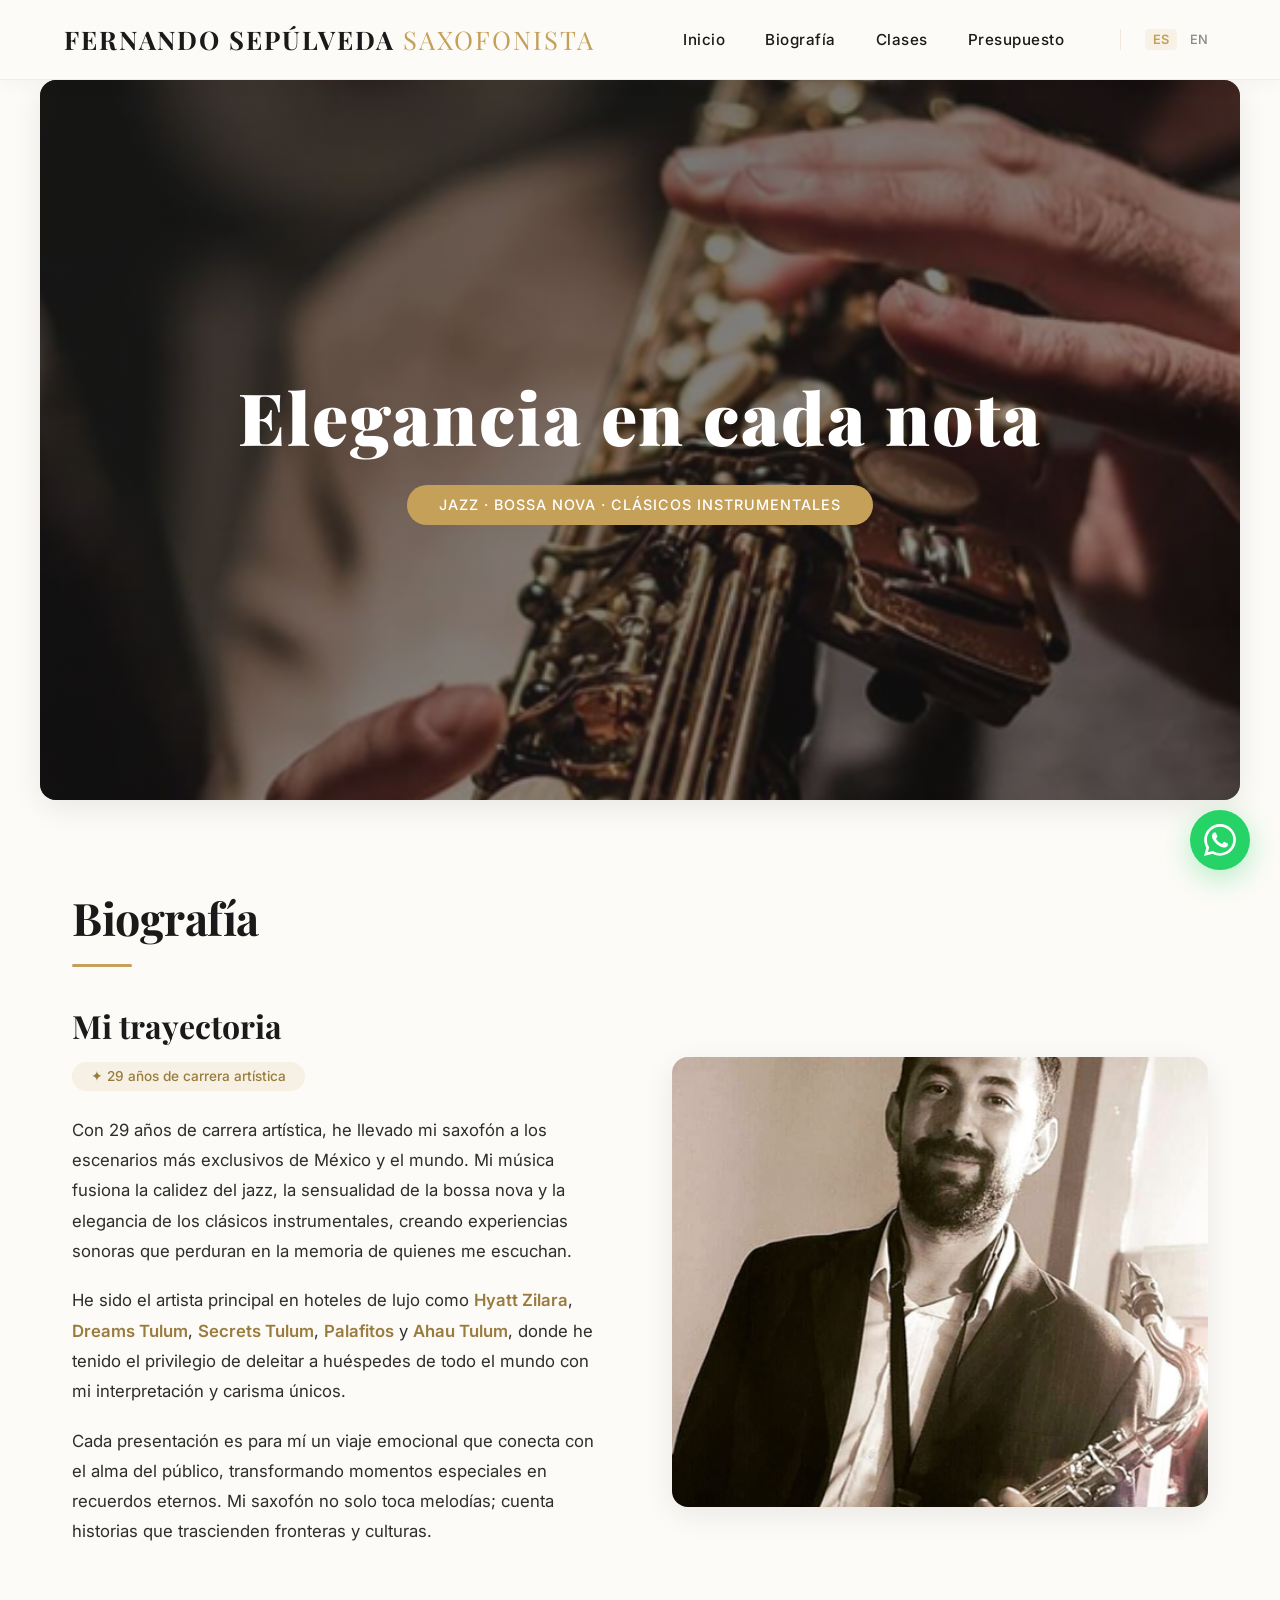
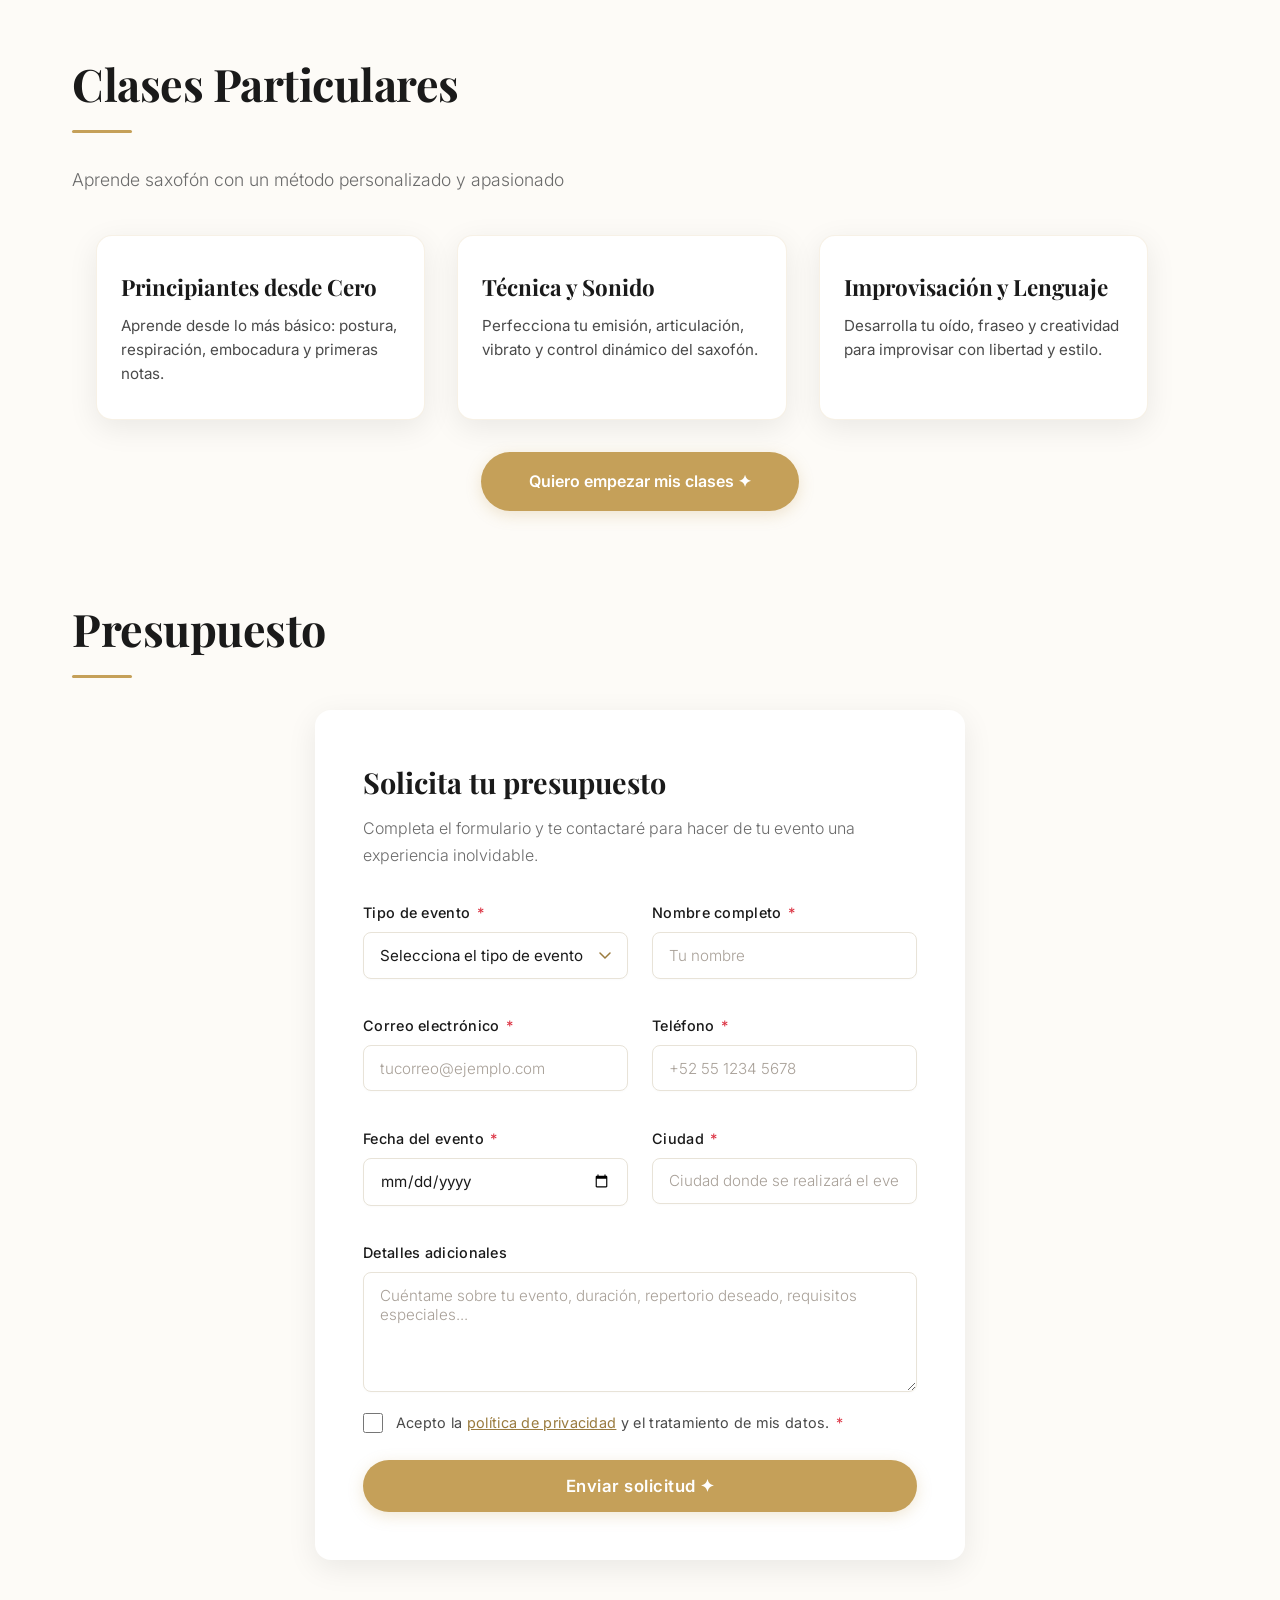
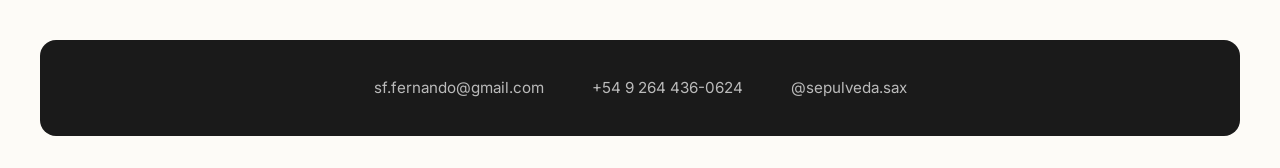
<file: index.html>
<!DOCTYPE html>
<html lang="es">
<head>
    <meta charset="UTF-8">
    <meta name="viewport" content="width=device-width, initial-scale=1.0">
    <title>Fernando Sepúlveda · Saxofonista</title>
    <link rel="stylesheet" href="styles.css">
</head>
<body>

    <!-- ===== HEADER FIJO ===== -->
    <header class="main-header">
        <div class="logo">Fernando Sepúlveda <span class="logo-sub">Saxofonista</span></div>
        <nav class="main-nav">
            <a href="#inicio">
                <span class="lang-es">Inicio</span>
                <span class="lang-en" style="display:none;">Home</span>
            </a>
            <a href="#biografia">
                <span class="lang-es">Biografía</span>
                <span class="lang-en" style="display:none;">Biography</span>
            </a>
            <a href="#clases">
                <span class="lang-es">Clases</span>
                <span class="lang-en" style="display:none;">Lessons</span>
            </a>
            <a href="#presupuesto">
                <span class="lang-es">Presupuesto</span>
                <span class="lang-en" style="display:none;">Quote</span>
            </a>
            <div class="lang-switcher">
                <button class="active" data-lang="es">ES</button>
                <button data-lang="en">EN</button>
            </div>
        </nav>
    </header>

    <!-- ===== SECCIÓN INICIO (HERO) ===== -->
    <section id="inicio" class="hero-section">
        <div class="hero-overlay">
            <h1>
                <span class="lang-es">Elegancia en cada nota</span>
                <span class="lang-en" style="display:none;">Elegance in Every Note</span>
            </h1>
            <span class="hero-badge">
                <span class="lang-es">Jazz · Bossa Nova · Clásicos Instrumentales</span>
                <span class="lang-en" style="display:none;">Jazz · Bossa Nova · Instrumental Classics</span>
            </span>
        </div>
    </section>

    <!-- ===== SECCIÓN BIOGRAFÍA ===== -->
    <section id="biografia">
        <h2 class="section-title">
            <span class="lang-es">Biografía</span>
            <span class="lang-en" style="display:none;">Biography</span>
        </h2>
        <div class="section-divider"></div>

        <div class="bio-wrapper">
            <!-- Primero el texto (bio-content) -->
            <div class="bio-content">
                <h3>
                    <span class="lang-es">Mi trayectoria</span>
                    <span class="lang-en" style="display:none;">My journey</span>
                </h3>
                <span class="bio-tag">
                    <span class="lang-es">✦ 29 años de carrera artística</span>
                    <span class="lang-en" style="display:none;">✦ 29 years of artistic career</span>
                </span>
                <p>
                    <span class="lang-es">Con 29 años de carrera artística, he llevado mi saxofón a los escenarios más exclusivos de México y el mundo. Mi música fusiona la calidez del jazz, la sensualidad de la bossa nova y la elegancia de los clásicos instrumentales, creando experiencias sonoras que perduran en la memoria de quienes me escuchan.</span>
                    <span class="lang-en" style="display:none;">With 29 years of artistic career, I have taken my saxophone to the most exclusive stages in Mexico and the world. My music blends the warmth of jazz, the sensuality of bossa nova, and the elegance of instrumental classics, creating sound experiences that linger in the memory of those who listen to me.</span>
                </p>
                <p>
                    <span class="lang-es">He sido el artista principal en hoteles de lujo como <span class="bio-highlight">Hyatt Zilara</span>, <span class="bio-highlight">Dreams Tulum</span>, <span class="bio-highlight">Secrets Tulum</span>, <span class="bio-highlight">Palafitos</span> y <span class="bio-highlight">Ahau Tulum</span>, donde he tenido el privilegio de deleitar a huéspedes de todo el mundo con mi interpretación y carisma únicos.</span>
                    <span class="lang-en" style="display:none;">I have been the main artist at luxury hotels such as <span class="bio-highlight">Hyatt Zilara</span>, <span class="bio-highlight">Dreams Tulum</span>, <span class="bio-highlight">Secrets Tulum</span>, <span class="bio-highlight">Palafitos</span> and <span class="bio-highlight">Ahau Tulum</span>, where I have had the privilege of delighting guests from all over the world with my unique interpretation and charisma.</span>
                </p>
                <p>
                    <span class="lang-es">Cada presentación es para mí un viaje emocional que conecta con el alma del público, transformando momentos especiales en recuerdos eternos. Mi saxofón no solo toca melodías; cuenta historias que trascienden fronteras y culturas.</span>
                    <span class="lang-en" style="display:none;">Each performance is for me an emotional journey that connects with the soul of the audience, transforming special moments into eternal memories. My saxophone doesn't just play melodies; it tells stories that transcend borders and cultures.</span>
                </p>
            </div>
            <!-- Después la imagen (bio-image) -->
            <div class="bio-image"></div>
        </div>
    </section>

    <!-- ===== SECCIÓN CLASES DE SAXOFÓN ===== -->
    <section id="clases">
        <h2 class="section-title">
            <span class="lang-es">Clases Particulares</span>
            <span class="lang-en" style="display:none;">Private Lessons</span>
        </h2>
        <div class="section-divider"></div>
        <p class="section-subtitle">
            <span class="lang-es">Aprende saxofón con un método personalizado y apasionado</span>
            <span class="lang-en" style="display:none;">Learn saxophone with a personalized and passionate method</span>
        </p>

        <div class="clases-grid" style="display: grid; grid-template-columns: repeat(auto-fit, minmax(240px, 1fr)); gap: 2rem; margin: 2rem 0;">
            <div style="background: var(--blanco); padding: 2rem 1.5rem; border-radius: var(--radius); border: 1px solid rgba(197, 160, 89, 0.15); box-shadow: var(--shadow); transition: var(--transition);">
                <h3 style="font-family: 'Playfair Display', serif; font-size: 1.4rem; color: var(--oscuro); margin-bottom: 0.5rem;">
                    <span class="lang-es">Principiantes desde Cero</span>
                    <span class="lang-en" style="display:none;">Beginners from Scratch</span>
                </h3>
                <p style="color: #4A4A4A; font-size: 0.95rem; line-height: 1.6;">
                    <span class="lang-es">Aprende desde lo más básico: postura, respiración, embocadura y primeras notas.</span>
                    <span class="lang-en" style="display:none;">Learn from the very basics: posture, breathing, embouchure, and first notes.</span>
                </p>
            </div>
            <div style="background: var(--blanco); padding: 2rem 1.5rem; border-radius: var(--radius); border: 1px solid rgba(197, 160, 89, 0.15); box-shadow: var(--shadow); transition: var(--transition);">
                <h3 style="font-family: 'Playfair Display', serif; font-size: 1.4rem; color: var(--oscuro); margin-bottom: 0.5rem;">
                    <span class="lang-es">Técnica y Sonido</span>
                    <span class="lang-en" style="display:none;">Technique &amp; Sound</span>
                </h3>
                <p style="color: #4A4A4A; font-size: 0.95rem; line-height: 1.6;">
                    <span class="lang-es">Perfecciona tu emisión, articulación, vibrato y control dinámico del saxofón.</span>
                    <span class="lang-en" style="display:none;">Perfect your tone, articulation, vibrato, and dynamic control on the saxophone.</span>
                </p>
            </div>
            <div style="background: var(--blanco); padding: 2rem 1.5rem; border-radius: var(--radius); border: 1px solid rgba(197, 160, 89, 0.15); box-shadow: var(--shadow); transition: var(--transition);">
                <h3 style="font-family: 'Playfair Display', serif; font-size: 1.4rem; color: var(--oscuro); margin-bottom: 0.5rem;">
                    <span class="lang-es">Improvisación y Lenguaje</span>
                    <span class="lang-en" style="display:none;">Improvisation &amp; Language</span>
                </h3>
                <p style="color: #4A4A4A; font-size: 0.95rem; line-height: 1.6;">
                    <span class="lang-es">Desarrolla tu oído, fraseo y creatividad para improvisar con libertad y estilo.</span>
                    <span class="lang-en" style="display:none;">Develop your ear, phrasing, and creativity to improvise freely and with style.</span>
                </p>
            </div>
        </div>

        <div style="text-align: center; margin: 2rem 0 1rem 0;">
            <a href="https://wa.me/5492644360624?text=Hola%20Fernando%2C%20me%20encantar%C3%ADa%20tomar%20clases%20de%20saxof%C3%B3n%20con%20vos" target="_blank" class="btn-clases" style="display: inline-block; background: var(--dorado); color: var(--blanco); padding: 1rem 3rem; border-radius: 30px; text-decoration: none; font-weight: 600; font-size: 1rem; transition: var(--transition); font-family: 'Inter', sans-serif; box-shadow: 0 4px 15px rgba(197, 160, 89, 0.25);">
                <span class="lang-es">Quiero empezar mis clases ✦</span>
                <span class="lang-en" style="display:none;">I want to start my lessons ✦</span>
            </a>
        </div>
    </section>

    <!-- ===== SECCIÓN PRESUPUESTO ===== -->
    <section id="presupuesto">
        <h2 class="section-title">
            <span class="lang-es">Presupuesto</span>
            <span class="lang-en" style="display:none;">Quote</span>
        </h2>
        <div class="section-divider"></div>

        <!-- ===== FORMULARIO DE PRESUPUESTO ===== -->
        <form class="presupuesto-form" action="https://formspree.io" method="POST">
            <h3 style="font-family: 'Playfair Display', serif; font-size: 1.8rem; color: var(--oscuro); margin-bottom: 0.5rem;">
                <span class="lang-es">Solicita tu presupuesto</span>
                <span class="lang-en" style="display:none;">Request your quote</span>
            </h3>
            <p style="color: #6B6B6B; margin-bottom: 2rem; font-weight: 300;">
                <span class="lang-es">Completa el formulario y te contactaré para hacer de tu evento una experiencia inolvidable.</span>
                <span class="lang-en" style="display:none;">Fill out the form and I'll contact you to make your event an unforgettable experience.</span>
            </p>

            <div class="form-row">
                <div class="form-group">
                    <label for="tipo-evento">
                        <span class="lang-es">Tipo de evento <span class="required">*</span></span>
                        <span class="lang-en" style="display:none;">Event type <span class="required">*</span></span>
                    </label>
                    <select id="tipo-evento" name="event_type" required>
                        <option value="">
                            <span class="lang-es">Selecciona el tipo de evento</span>
                            <span class="lang-en" style="display:none;">Select event type</span>
                        </option>
                        <option value="boda">
                            <span class="lang-es">Boda</span>
                            <span class="lang-en" style="display:none;">Wedding</span>
                        </option>
                        <option value="corporativo">
                            <span class="lang-es">Evento corporativo</span>
                            <span class="lang-en" style="display:none;">Corporate event</span>
                        </option>
                        <option value="privado">
                            <span class="lang-es">Evento privado</span>
                            <span class="lang-en" style="display:none;">Private event</span>
                        </option>
                        <option value="hotel">
                            <span class="lang-es">Hotel / Resort</span>
                            <span class="lang-en" style="display:none;">Hotel / Resort</span>
                        </option>
                        <option value="otro">
                            <span class="lang-es">Otro</span>
                            <span class="lang-en" style="display:none;">Other</span>
                        </option>
                    </select>
                </div>
                <div class="form-group">
                    <label for="nombre">
                        <span class="lang-es">Nombre completo <span class="required">*</span></span>
                        <span class="lang-en" style="display:none;">Full name <span class="required">*</span></span>
                    </label>
                    <input type="text" id="nombre" name="name" placeholder="Tu nombre" required>
                </div>
            </div>

            <div class="form-row">
                <div class="form-group">
                    <label for="email">
                        <span class="lang-es">Correo electrónico <span class="required">*</span></span>
                        <span class="lang-en" style="display:none;">Email <span class="required">*</span></span>
                    </label>
                    <input type="email" id="email" name="email" placeholder="tucorreo@ejemplo.com" required>
                </div>
                <div class="form-group">
                    <label for="telefono">
                        <span class="lang-es">Teléfono <span class="required">*</span></span>
                        <span class="lang-en" style="display:none;">Phone <span class="required">*</span></span>
                    </label>
                    <input type="tel" id="telefono" name="phone" placeholder="+52 55 1234 5678" required>
                </div>
            </div>

            <div class="form-row">
                <div class="form-group">
                    <label for="fecha">
                        <span class="lang-es">Fecha del evento <span class="required">*</span></span>
                        <span class="lang-en" style="display:none;">Event date <span class="required">*</span></span>
                    </label>
                    <input type="date" id="fecha" name="date" required>
                </div>
                <div class="form-group">
                    <label for="ciudad">
                        <span class="lang-es">Ciudad <span class="required">*</span></span>
                        <span class="lang-en" style="display:none;">City <span class="required">*</span></span>
                    </label>
                    <input type="text" id="ciudad" name="city" placeholder="Ciudad donde se realizará el evento" required>
                </div>
            </div>

            <div class="form-group">
                <label for="mensaje">
                    <span class="lang-es">Detalles adicionales</span>
                    <span class="lang-en" style="display:none;">Additional details</span>
                </label>
                <textarea id="mensaje" name="message" placeholder="Cuéntame sobre tu evento, duración, repertorio deseado, requisitos especiales..."></textarea>
            </div>

            <div class="checkbox-group">
                <input type="checkbox" id="politicas" name="politicas" required>
                <label for="politicas">
                    <span class="lang-es">Acepto la <a href="#">política de privacidad</a> y el tratamiento de mis datos. <span class="required">*</span></span>
                    <span class="lang-en" style="display:none;">I accept the <a href="#">privacy policy</a> and the processing of my data. <span class="required">*</span></span>
                </label>
            </div>

            <button type="submit" class="btn-enviar">
                <span class="lang-es">Enviar solicitud ✦</span>
                <span class="lang-en" style="display:none;">Send request ✦</span>
            </button>
        </form>
    </section>

    <!-- ===== FOOTER CENTRALIZADO Y UNIFICADO ===== -->
    <footer class="footer-grid">
        <div style="display: flex; flex-direction: row; justify-content: center; align-items: center; gap: 2rem; width: 100%; flex-wrap: wrap;">
            <a href="mailto:sf.fernando@gmail.com" class="contacto-item" style="font-size: 0.95rem; color: rgba(255,255,255,0.7); font-family: 'Inter', sans-serif; text-decoration: none; transition: all 0.3s ease; cursor: pointer;">
                sf.fernando@gmail.com
            </a>
            <a href="tel:+5492644360624" class="contacto-item" style="font-size: 0.95rem; color: rgba(255,255,255,0.7); font-family: 'Inter', sans-serif; text-decoration: none; transition: all 0.3s ease; cursor: pointer;">
                +54 9 264 436-0624
            </a>
            <a href="https://instagram.com/sepulveda.sax" target="_blank" rel="noopener noreferrer" class="contacto-item" style="font-size: 0.95rem; color: rgba(255,255,255,0.7); font-family: 'Inter', sans-serif; text-decoration: none; transition: all 0.3s ease; cursor: pointer;">
                @sepulveda.sax
            </a>
        </div>
    </footer>

    <!-- ===== BOTÓN FLOTANTE WHATSAPP ===== -->
    <a href="https://wa.me/5492644360624?text=Hola%20Fernando%2C%20me%20encantar%C3%ADa%20contratar%20tus%20servicios%20para%20un%20evento" target="_blank" class="whatsapp-float" aria-label="Contactar por WhatsApp">
        <svg viewBox="0 0 24 24">
            <path d="M17.472 14.382c-.297-.149-1.758-.867-2.03-.967-.273-.099-.471-.148-.67.15-.197.297-.767.966-.94 1.164-.173.199-.347.223-.644.075-.297-.15-1.255-.463-2.39-1.475-.883-.788-1.48-1.761-1.653-2.059-.173-.297-.018-.458.13-.606.134-.133.298-.347.446-.52.149-.174.198-.298.298-.497.099-.198.05-.371-.025-.52-.075-.149-.669-1.612-.916-2.207-.242-.579-.487-.5-.669-.51-.173-.008-.371-.01-.57-.01-.198 0-.52.074-.792.372-.272.297-1.04 1.016-1.04 2.479 0 1.462 1.065 2.875 1.213 3.074.149.198 2.096 3.2 5.077 4.487.709.306 1.262.489 1.694.625.712.227 1.36.195 1.871.118.571-.085 1.758-.719 2.006-1.413.248-.694.248-1.289.173-1.413-.074-.124-.272-.198-.57-.347m-5.421 7.403h-.004a9.87 9.87 0 01-5.031-1.378l-.361-.214-3.741.982.998-3.648-.235-.374a9.86 9.86 0 01-1.51-5.26c.001-5.45 4.436-9.884 9.888-9.884 2.64 0 5.122 1.03 6.988 2.898a9.825 9.825 0 012.893 6.994c-.003 5.45-4.437 9.884-9.885 9.884m8.413-18.297A11.815 11.815 0 0012.05 0C5.495 0 .16 5.335.157 11.892c0 2.096.547 4.142 1.588 5.945L.057 24l6.305-1.654a11.882 11.882 0 005.683 1.448h.005c6.554 0 11.89-5.335 11.893-11.893a11.821 11.821 0 00-3.48-8.413z"/>
        </svg>
    </a>

    <!-- ===== SCRIPT DE IDIOMA ===== -->
    <script>
        document.addEventListener('DOMContentLoaded', function() {
            const langButtons = document.querySelectorAll('.lang-switcher button');
            const esElements = document.querySelectorAll('.lang-es');
            const enElements = document.querySelectorAll('.lang-en');
            const selectElement = document.getElementById('tipo-evento');

            const selectTexts = {
                es: [
                    'Selecciona el tipo de evento',
                    'Boda',
                    'Evento corporativo',
                    'Evento privado',
                    'Hotel / Resort',
                    'Otro'
                ],
                en: [
                    'Select event type',
                    'Wedding',
                    'Corporate event',
                    'Private event',
                    'Hotel / Resort',
                    'Other'
                ]
            };

            function switchLanguage(lang) {
                if (lang === 'es') {
                    esElements.forEach(el => el.style.display = '');
                    enElements.forEach(el => el.style.display = 'none');
                    langButtons.forEach(btn => {
                        btn.classList.toggle('active', btn.dataset.lang === 'es');
                    });
                } else {
                    esElements.forEach(el => el.style.display = 'none');
                    enElements.forEach(el => el.style.display = '');
                    langButtons.forEach(btn => {
                        btn.classList.toggle('active', btn.dataset.lang === 'en');
                    });
                }

                if (selectElement) {
                    const options = selectElement.options;
                    const texts = lang === 'es' ? selectTexts.es : selectTexts.en;
                    for (let i = 0; i < options.length && i < texts.length; i++) {
                        options[i].textContent = texts[i];
                    }
                }
            }

            langButtons.forEach(btn => {
                btn.addEventListener('click', function(e) {
                    const lang = this.dataset.lang;
                    switchLanguage(lang);
                });
            });

            switchLanguage('es');
        });
    </script>

</body>
</html>
</file>
<file: styles.css>
/* ===== IMPORTS ===== */
@import url('https://fonts.googleapis.com/css2?family=Playfair+Display:ital,wght@0,400;0,700;0,900;1,400&family=Inter:wght@300;400;500;600;700&display=swap');

/* ===== RESET & BASE ===== */
*,
*::before,
*::after {
    margin: 0;
    padding: 0;
    box-sizing: border-box;
}

html {
    scroll-behavior: smooth;
}

body {
    font-family: 'Inter', sans-serif;
    background-color: #FDFBF7;
    color: #1A1A1A;
    line-height: 1.7;
    padding-top: 80px;
}

/* ===== VARIABLES PREMIUM ===== */
:root {
    --crema: #FDFBF7;
    --oscuro: #1A1A1A;
    --dorado: #C5A059;
    --dorado-oscuro: #9A7B3E;
    --blanco: #FFFFFF;
    --whatsapp: #25D366;
    --shadow: 0 8px 30px rgba(0, 0, 0, 0.08);
    --shadow-hover: 0 12px 40px rgba(0, 0, 0, 0.12);
    --radius: 16px;
    --transition: 0.3s cubic-bezier(0.4, 0, 0.2, 1);
}

/* ===== CORRECCIÓN QUIRÚRGICA: FRENO DE MENÚ ===== */
#inicio,
#biografia,
#clases,
#presupuesto,
.presupuesto-section,
.presupuesto-form,
section[id] {
    scroll-margin-top: 140px;
}

/* ===== HEADER FIJO ===== */
.main-header {
    position: fixed;
    top: 0;
    left: 0;
    width: 100%;
    height: 80px;
    background: rgba(253, 251, 247, 0.92);
    backdrop-filter: blur(12px);
    -webkit-backdrop-filter: blur(12px);
    display: flex;
    align-items: center;
    justify-content: space-between;
    padding: 0 4rem;
    z-index: 1000;
    border-bottom: 1px solid rgba(197, 160, 89, 0.15);
    box-shadow: 0 2px 20px rgba(0, 0, 0, 0.04);
}

.logo {
    font-family: 'Playfair Display', serif;
    font-size: 1.6rem;
    font-weight: 700;
    letter-spacing: 2px;
    color: var(--oscuro);
    text-transform: uppercase;
}

.logo .logo-sub {
    color: var(--dorado);
    font-weight: 400;
}

/* ===== NAVEGACIÓN ===== */
.main-nav {
    display: flex;
    align-items: center;
    gap: 2.5rem;
}

.main-nav a {
    color: var(--oscuro);
    text-decoration: none;
    font-weight: 500;
    font-size: 0.95rem;
    letter-spacing: 0.5px;
    transition: var(--transition);
    position: relative;
    padding: 0.3rem 0;
}

.main-nav a::after {
    content: '';
    position: absolute;
    bottom: -2px;
    left: 0;
    width: 0;
    height: 2px;
    background: var(--dorado);
    transition: var(--transition);
}

.main-nav a:hover::after,
.main-nav a.active::after {
    width: 100%;
}

.main-nav a:hover {
    color: var(--dorado-oscuro);
}

.main-nav a.active {
    color: var(--dorado-oscuro);
}

/* ===== SELECTOR DE IDIOMAS ===== */
.lang-switcher {
    display: flex;
    gap: 0.3rem;
    margin-left: 1rem;
    padding-left: 1.5rem;
    border-left: 1px solid rgba(197, 160, 89, 0.2);
}

.lang-switcher button {
    background: none;
    border: none;
    font-family: 'Inter', sans-serif;
    font-size: 0.8rem;
    font-weight: 500;
    color: var(--oscuro);
    opacity: 0.5;
    cursor: pointer;
    padding: 0.2rem 0.5rem;
    border-radius: 4px;
    transition: var(--transition);
}

.lang-switcher button:hover {
    opacity: 0.8;
}

.lang-switcher button.active {
    opacity: 1;
    color: var(--dorado);
    font-weight: 600;
    background: rgba(197, 160, 89, 0.1);
}

/* ===== SECCIONES ===== */
section {
    max-width: 1200px;
    margin: 0 auto 5rem auto;
    padding: 0 2rem;
}

/* ===== PORTADA (HERO) ===== */
.hero-section {
    position: relative;
    min-height: 80vh;
    border-radius: var(--radius);
    overflow: hidden;
    margin-bottom: 5rem;
    background: url('kabuz.png') center / cover no-repeat;
    box-shadow: var(--shadow);
}

.hero-overlay {
    position: absolute;
    inset: 0;
    background: linear-gradient(135deg, rgba(26, 26, 26, 0.7) 0%, rgba(26, 26, 26, 0.4) 100%);
    display: flex;
    flex-direction: column;
    justify-content: center;
    align-items: center;
    text-align: center;
    padding: 3rem;
}

.hero-overlay h1 {
    font-family: 'Playfair Display', serif;
    font-size: 4.5rem;
    font-weight: 900;
    color: var(--blanco);
    margin-bottom: 0.5rem;
    letter-spacing: 2px;
}

.hero-overlay .hero-subtitle {
    font-size: 1.3rem;
    font-weight: 300;
    color: rgba(255, 255, 255, 0.85);
    letter-spacing: 4px;
    text-transform: uppercase;
    margin-bottom: 1.5rem;
}

.hero-overlay .hero-badge {
    display: inline-block;
    background: var(--dorado);
    color: var(--blanco);
    padding: 0.5rem 2rem;
    border-radius: 30px;
    font-size: 0.9rem;
    font-weight: 500;
    letter-spacing: 1px;
    text-transform: uppercase;
}

/* ===== TÍTULOS DE SECCIÓN ===== */
.section-title {
    font-family: 'Playfair Display', serif;
    font-size: 2.8rem;
    font-weight: 700;
    color: var(--oscuro);
    margin-bottom: 0.5rem;
    letter-spacing: -0.5px;
}

.section-subtitle {
    font-size: 1.1rem;
    color: #6B6B6B;
    margin-bottom: 2.5rem;
    font-weight: 300;
}

.section-divider {
    width: 60px;
    height: 3px;
    background: var(--dorado);
    margin: 0.5rem 0 2rem 0;
    border-radius: 10px;
}

/* ===== BIOGRAFÍA ===== */
.bio-wrapper {
    display: flex;
    flex-direction: row;
    gap: 4rem;
    align-items: center;
}

.bio-image {
    display: block;
    min-height: 450px;
    flex: 1;
    border-radius: var(--radius);
    background: url('perfil1.png') center top / cover no-repeat;
    box-shadow: var(--shadow);
    transition: var(--transition);
    order: 2;
}

.bio-content {
    flex: 1;
    order: 1;
}

.bio-image:hover {
    transform: scale(1.01);
    box-shadow: var(--shadow-hover);
}

.bio-content h3 {
    font-family: 'Playfair Display', serif;
    font-size: 2rem;
    color: var(--oscuro);
    margin-bottom: 0.5rem;
}

.bio-content .bio-tag {
    display: inline-block;
    background: rgba(197, 160, 89, 0.12);
    color: var(--dorado-oscuro);
    padding: 0.2rem 1.2rem;
    border-radius: 20px;
    font-size: 0.85rem;
    font-weight: 500;
    margin-bottom: 1.5rem;
}

.bio-content p {
    margin-bottom: 1.2rem;
    color: #2D2D2D;
    font-size: 1.05rem;
    line-height: 1.8;
}

.bio-content .bio-highlight {
    color: var(--dorado-oscuro);
    font-weight: 600;
}

/* ===== CLASES DE SAXOFÓN ===== */
.clases-grid {
    display: grid;
    grid-template-columns: repeat(auto-fit, minmax(280px, 1fr));
    gap: 2rem;
    margin: 3rem auto;
    max-width: 1100px;
    padding: 0 1.5rem;
}

.clases-grid > div {
    background: var(--blanco);
    padding: 2.5rem 2rem;
    border-radius: var(--radius);
    border: 1px solid rgba(197, 160, 89, 0.2);
    box-shadow: var(--shadow);
    transition: var(--transition);
}

.clases-grid > div:hover {
    transform: translateY(-6px);
    box-shadow: var(--shadow-hover);
    border-color: var(--dorado);
}

.clases-grid h3 {
    font-family: 'Playfair Display', serif;
    font-size: 1.4rem;
    color: var(--oscuro);
    margin-bottom: 0.5rem;
}

.clases-grid p {
    color: #4A4A4A;
    font-size: 0.95rem;
    line-height: 1.6;
}

.btn-clases {
    display: inline-block;
    background: var(--dorado);
    color: var(--blanco);
    padding: 1rem 3rem;
    border-radius: 30px;
    text-decoration: none;
    font-weight: 600;
    font-size: 1rem;
    font-family: 'Inter', sans-serif;
    transition: var(--transition);
    box-shadow: 0 4px 15px rgba(197, 160, 89, 0.25);
    border: none;
    cursor: pointer;
}

.btn-clases:hover {
    background: var(--dorado-oscuro);
    transform: scale(1.04);
    box-shadow: 0 8px 25px rgba(197, 160, 89, 0.35);
}

/* ===== PRESUPUESTO ===== */
.presupuesto-grid {
    display: grid;
    grid-template-columns: repeat(auto-fit, minmax(260px, 1fr));
    gap: 2rem;
    margin-top: 2rem;
    margin-bottom: 3rem;
}

.tarjeta-precio {
    background: var(--blanco);
    padding: 2.5rem 2rem;
    border-radius: var(--radius);
    border: 1px solid rgba(197, 160, 89, 0.15);
    text-align: center;
    transition: var(--transition);
}

.tarjeta-precio:hover {
    transform: translateY(-8px);
    box-shadow: var(--shadow-hover);
    border-color: var(--dorado);
}

.tarjeta-precio .plan-icon {
    font-size: 2.5rem;
    margin-bottom: 0.5rem;
}

.tarjeta-precio .plan-name {
    font-family: 'Playfair Display', serif;
    font-size: 1.5rem;
    font-weight: 700;
    color: var(--oscuro);
    margin-bottom: 0.3rem;
}

.tarjeta-precio .plan-price {
    font-size: 2.5rem;
    font-weight: 700;
    color: var(--dorado);
    margin: 0.8rem 0;
}

.tarjeta-precio .plan-price small {
    font-size: 1rem;
    font-weight: 400;
    color: #6B6B6B;
}

.tarjeta-precio .plan-features {
    list-style: none;
    margin: 1.5rem 0;
    text-align: left;
}

.tarjeta-precio .plan-features li {
    padding: 0.5rem 0;
    border-bottom: 1px solid rgba(0, 0, 0, 0.04);
    font-size: 0.95rem;
    color: #3D3D3D;
}

.tarjeta-precio .plan-features li:last-child {
    border-bottom: none;
}

.tarjeta-precio .plan-features li::before {
    content: '✦ ';
    color: var(--dorado);
}

.btn-plan {
    display: inline-block;
    background: var(--dorado);
    color: var(--blanco);
    padding: 0.7rem 2.5rem;
    border-radius: 30px;
    text-decoration: none;
    font-weight: 600;
    font-size: 0.95rem;
    transition: var(--transition);
    border: none;
    cursor: pointer;
}

.btn-plan:hover {
    background: var(--dorado-oscuro);
    transform: scale(1.04);
    box-shadow: 0 8px 25px rgba(197, 160, 89, 0.3);
}

.tarjeta-precio.destacada {
    border: 2px solid var(--dorado);
    background: linear-gradient(145deg, #FFFFFF, #FDFBF7);
    position: relative;
}

.tarjeta-precio.destacada::before {
    content: '★ RECOMENDADO';
    position: absolute;
    top: -12px;
    left: 50%;
    transform: translateX(-50%);
    background: var(--dorado);
    color: var(--blanco);
    font-size: 0.7rem;
    font-weight: 700;
    padding: 0.2rem 1.5rem;
    border-radius: 30px;
    letter-spacing: 1px;
}

/* ===== FORMULARIO DE PRESUPUESTO (ESTILOS PREMIUM) ===== */
.presupuesto-form {
    background: var(--blanco);
    padding: 3rem;
    border-radius: var(--radius);
    box-shadow: var(--shadow);
    max-width: 650px;
    margin: 0 auto;
}

.presupuesto-form .form-row {
    display: grid;
    grid-template-columns: 1fr 1fr;
    gap: 1.5rem;
    margin-bottom: 1rem;
}

.presupuesto-form .form-group {
    display: flex;
    flex-direction: column;
    gap: 0.4rem;
    margin-bottom: 1.2rem;
}

.presupuesto-form .form-group.full-width {
    grid-column: 1 / -1;
}

.presupuesto-form label {
    font-weight: 500;
    font-size: 0.9rem;
    color: var(--oscuro);
    letter-spacing: 0.3px;
}

.presupuesto-form label .required {
    color: #DC3545;
    margin-left: 2px;
}

.presupuesto-form input[type="text"],
.presupuesto-form input[type="email"],
.presupuesto-form input[type="tel"],
.presupuesto-form input[type="date"],
.presupuesto-form select,
.presupuesto-form textarea {
    width: 100%;
    padding: 0.8rem 1rem;
    font-family: 'Inter', sans-serif;
    font-size: 0.95rem;
    color: var(--oscuro);
    background: #FFFFFF;
    border: 1.5px solid #E8E3D8;
    border-radius: 8px;
    transition: var(--transition);
    outline: none;
    box-shadow: 0 1px 3px rgba(0, 0, 0, 0.02);
}

.presupuesto-form input[type="text"]:focus,
.presupuesto-form input[type="email"]:focus,
.presupuesto-form input[type="tel"]:focus,
.presupuesto-form input[type="date"]:focus,
.presupuesto-form select:focus,
.presupuesto-form textarea:focus,
.presupuesto-form input[type="text"]:focus-visible,
.presupuesto-form input[type="email"]:focus-visible,
.presupuesto-form input[type="tel"]:focus-visible,
.presupuesto-form input[type="date"]:focus-visible,
.presupuesto-form select:focus-visible,
.presupuesto-form textarea:focus-visible {
    border-color: #C5A059;
    box-shadow: 0 0 0 3px rgba(197, 160, 89, 0.12);
    outline: none;
}

.presupuesto-form input[type="text"]::placeholder,
.presupuesto-form input[type="email"]::placeholder,
.presupuesto-form input[type="tel"]::placeholder,
.presupuesto-form input[type="date"]::placeholder,
.presupuesto-form select::placeholder,
.presupuesto-form textarea::placeholder {
    color: #A8A098;
    font-weight: 300;
}

.presupuesto-form select {
    appearance: none;
    background-image: url("data:image/svg+xml,%3Csvg xmlns='http://www.w3.org/2000/svg' width='12' height='8' viewBox='0 0 12 8'%3E%3Cpath d='M1 1l5 5 5-5' stroke='%239A7B3E' stroke-width='1.5' fill='none' stroke-linecap='round'/%3E%3C/svg%3E");
    background-repeat: no-repeat;
    background-position: right 1rem center;
    background-size: 12px;
    cursor: pointer;
}

.presupuesto-form textarea {
    resize: vertical;
    min-height: 120px;
}

.presupuesto-form .checkbox-group {
    display: flex;
    align-items: flex-start;
    gap: 0.8rem;
    margin: 1rem 0 1.5rem 0;
}

.presupuesto-form .checkbox-group input[type="checkbox"] {
    width: 20px;
    height: 20px;
    min-width: 20px;
    margin-top: 2px;
    accent-color: var(--dorado);
    cursor: pointer;
}

.presupuesto-form .checkbox-group label {
    font-size: 0.9rem;
    font-weight: 400;
    color: #4A4A4A;
    cursor: pointer;
}

.presupuesto-form .checkbox-group label a {
    color: var(--dorado-oscuro);
    text-decoration: underline;
    transition: var(--transition);
}

.presupuesto-form .checkbox-group label a:hover {
    color: var(--dorado);
}

/* ===== BOTÓN DE ENVÍO PREMIUM ===== */
.btn-enviar {
    width: 100%;
    padding: 1rem 2rem;
    background: #C5A059;
    color: #FFFFFF;
    font-family: 'Inter', sans-serif;
    font-size: 1.05rem;
    font-weight: 600;
    border: none;
    border-radius: 30px;
    cursor: pointer;
    transition: var(--transition);
    letter-spacing: 0.5px;
    box-shadow: 0 4px 15px rgba(197, 160, 89, 0.25);
}

.btn-enviar:hover {
    background: #9A7B3E;
    transform: translateY(-2px);
    box-shadow: 0 8px 30px rgba(197, 160, 89, 0.35);
}

.btn-enviar:active {
    transform: translateY(0);
}

/* ===== FOOTER REDISEÑADO ===== */
.footer-grid {
    max-width: 1200px;
    margin: 0 auto 2rem auto;
    padding: 2rem 2rem;
    background: var(--oscuro);
    border-radius: var(--radius);
    display: flex;
    justify-content: center;
    align-items: center;
    flex-wrap: wrap;
    gap: 2rem;
}

/* ===== CONTACTO ITEMS ===== */
.contacto-item {
    font-size: 0.95rem;
    color: rgba(255, 255, 255, 0.7);
    font-family: 'Inter', sans-serif;
    text-decoration: none;
    transition: all 0.3s ease;
    cursor: pointer;
    padding: 0.2rem 0.5rem;
    border-radius: 4px;
}

.contacto-item:hover {
    color: #C5A059;
    transform: scale(1.02);
    background: rgba(197, 160, 89, 0.08);
}

/* ===== BOTÓN FLOTANTE WHATSAPP ===== */
.whatsapp-float {
    position: fixed;
    bottom: 30px;
    right: 30px;
    z-index: 999;
    width: 60px;
    height: 60px;
    background: var(--whatsapp);
    border-radius: 50%;
    display: flex;
    align-items: center;
    justify-content: center;
    box-shadow: 0 8px 30px rgba(37, 211, 102, 0.35);
    transition: var(--transition);
    text-decoration: none;
}

.whatsapp-float:hover {
    transform: scale(1.1);
    box-shadow: 0 12px 40px rgba(37, 211, 102, 0.45);
}

.whatsapp-float svg {
    width: 32px;
    height: 32px;
    fill: var(--blanco);
}

/* ===== RESPONSIVE ===== */
@media (max-width: 992px) {
    .main-header {
        padding: 0 2rem;
    }

    .main-nav {
        gap: 1.5rem;
    }

    .hero-overlay h1 {
        font-size: 3.5rem;
    }

    .bio-wrapper {
        gap: 2.5rem;
    }

    .presupuesto-form {
        padding: 2rem;
    }
}

@media (max-width: 768px) {
    body {
        padding-top: 130px;
    }

    #inicio,
    #biografia,
    #clases,
    #presupuesto,
    .presupuesto-section,
    .presupuesto-form,
    section[id] {
        scroll-margin-top: 140px;
    }

    .main-header {
        height: auto;
        padding: 0.8rem 1rem;
        flex-wrap: wrap;
        gap: 0.5rem;
        flex-direction: column;
        align-items: center;
        width: 100%;
        background: rgba(253, 251, 247, 0.95);
    }

    .logo {
        font-size: 1.05rem;
        letter-spacing: 1px;
        text-align: center;
        padding: 0.2rem 0;
        width: 100%;
    }

    .main-nav {
        gap: 0.6rem;
        flex-wrap: wrap;
        justify-content: center;
        width: 100%;
        padding: 0.2rem 0;
    }

    .main-nav a {
        font-size: 0.85rem;
        padding: 0.2rem 0.4rem;
    }

    .lang-switcher {
        margin-left: 0.3rem;
        padding-left: 0.6rem;
    }

    .lang-switcher button {
        font-size: 0.7rem;
        padding: 0.1rem 0.3rem;
    }

    .hero-section {
        min-height: 60vh;
        margin-bottom: 3rem;
    }

    .hero-overlay h1 {
        font-size: 2.5rem;
    }

    .hero-overlay .hero-subtitle {
        font-size: 1rem;
        letter-spacing: 2px;
    }

    section {
        padding: 0 1.2rem;
        margin-bottom: 3rem;
    }

    .section-title {
        font-size: 2.2rem;
    }

    /* ===== BIOGRAFÍA MÓVIL ===== */
    .bio-wrapper {
        flex-direction: column;
        gap: 2rem;
    }

    .bio-image {
        width: 100%;
        height: 340px;
        min-height: 340px;
        order: 1;
        flex: none;
    }

    .bio-content {
        order: 2;
        width: 100%;
    }

    /* ===== CLASES MÓVIL ===== */
    .clases-grid {
        grid-template-columns: 1fr;
        gap: 1.5rem;
        padding: 0;
        margin: 2rem auto;
    }

    .clases-grid > div {
        padding: 1.5rem;
    }

    .btn-clases {
        width: 100%;
        max-width: 340px;
        box-sizing: border-box;
        text-align: center;
        display: block;
        margin: 0 auto;
        padding: 0.9rem 2rem;
        font-size: 0.95rem;
    }

    .presupuesto-grid {
        grid-template-columns: 1fr;
        max-width: 400px;
        margin-left: auto;
        margin-right: auto;
    }

    /* ===== FORMULARIO MÓVIL ===== */
    .presupuesto-form {
        padding: 1.2rem;
        width: 100%;
        max-width: 100%;
        margin: 0;
    }

    .presupuesto-form .form-row {
        grid-template-columns: 1fr;
        gap: 0;
        width: 100%;
    }

    .presupuesto-form .form-group {
        width: 100%;
        margin-bottom: 1rem;
    }

    .presupuesto-form .form-group.full-width {
        grid-column: 1;
    }

    .presupuesto-form input[type="text"],
    .presupuesto-form input[type="email"],
    .presupuesto-form input[type="tel"],
    .presupuesto-form input[type="date"],
    .presupuesto-form select,
    .presupuesto-form textarea {
        width: 100%;
        font-size: 0.95rem;
        padding: 0.8rem 1rem;
    }

    .footer-grid {
        flex-direction: column;
        align-items: center;
        padding: 2rem 1.5rem;
        gap: 1rem;
    }

    .whatsapp-float {
        width: 50px;
        height: 50px;
        bottom: 20px;
        right: 20px;
    }

    .whatsapp-float svg {
        width: 26px;
        height: 26px;
    }
}

@media (max-width: 480px) {
    .main-nav a {
        font-size: 0.75rem;
    }

    .main-nav {
        gap: 0.5rem;
    }

    .lang-switcher button {
        font-size: 0.6rem;
        padding: 0.1rem 0.25rem;
    }

    .hero-overlay h1 {
        font-size: 2rem;
    }

    .hero-overlay .hero-subtitle {
        font-size: 0.8rem;
        letter-spacing: 1px;
    }

    .section-title {
        font-size: 1.8rem;
    }

    .bio-image {
        height: 280px;
        min-height: 280px;
    }

    .clases-grid > div {
        padding: 1.2rem;
    }

    .btn-clases {
        max-width: 100%;
        padding: 0.8rem 1.5rem;
        font-size: 0.9rem;
    }

    .presupuesto-form {
        padding: 1rem;
    }

    .presupuesto-form input[type="text"],
    .presupuesto-form input[type="email"],
    .presupuesto-form input[type="tel"],
    .presupuesto-form input[type="date"],
    .presupuesto-form select,
    .presupuesto-form textarea {
        font-size: 0.9rem;
        padding: 0.7rem 0.8rem;
    }

    .btn-enviar {
        font-size: 0.95rem;
        padding: 0.8rem 1.5rem;
    }

    .contacto-item {
        font-size: 0.85rem;
        padding: 0.1rem 0.3rem;
    }
}
</file>
